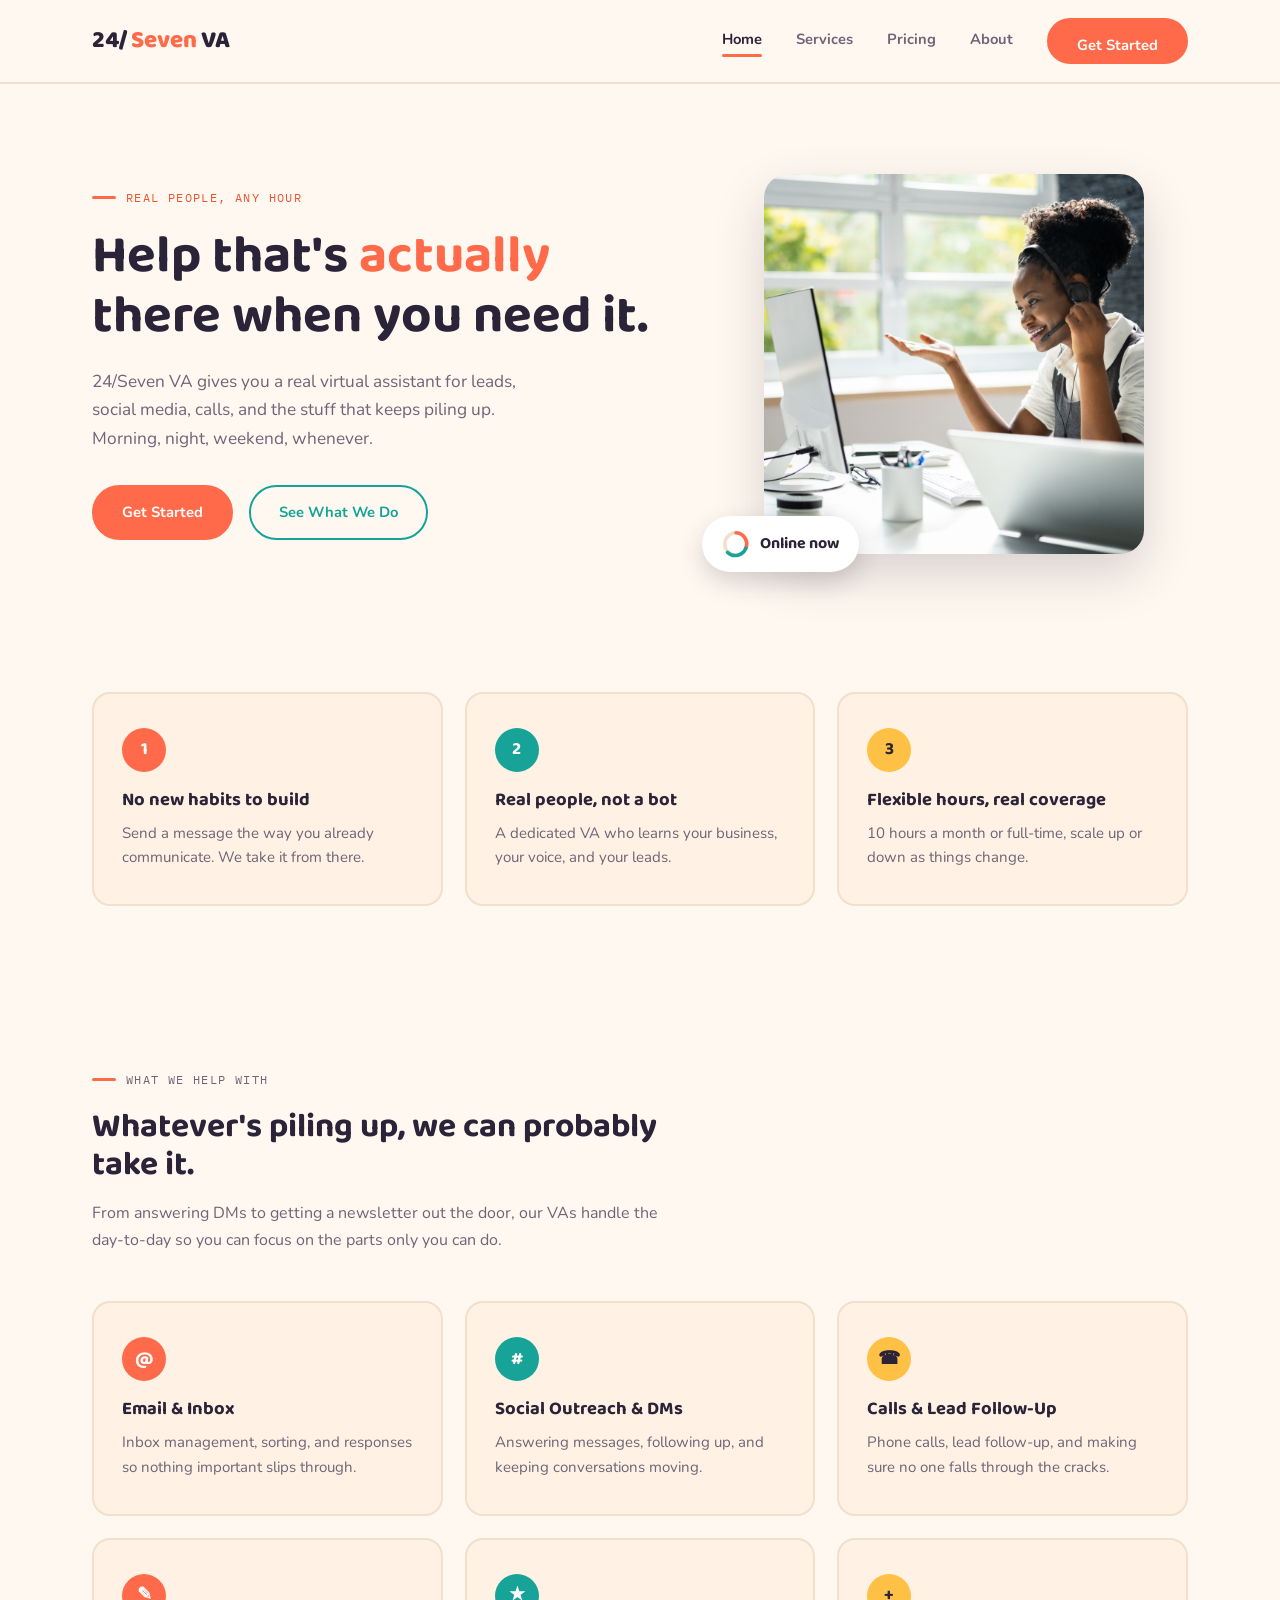
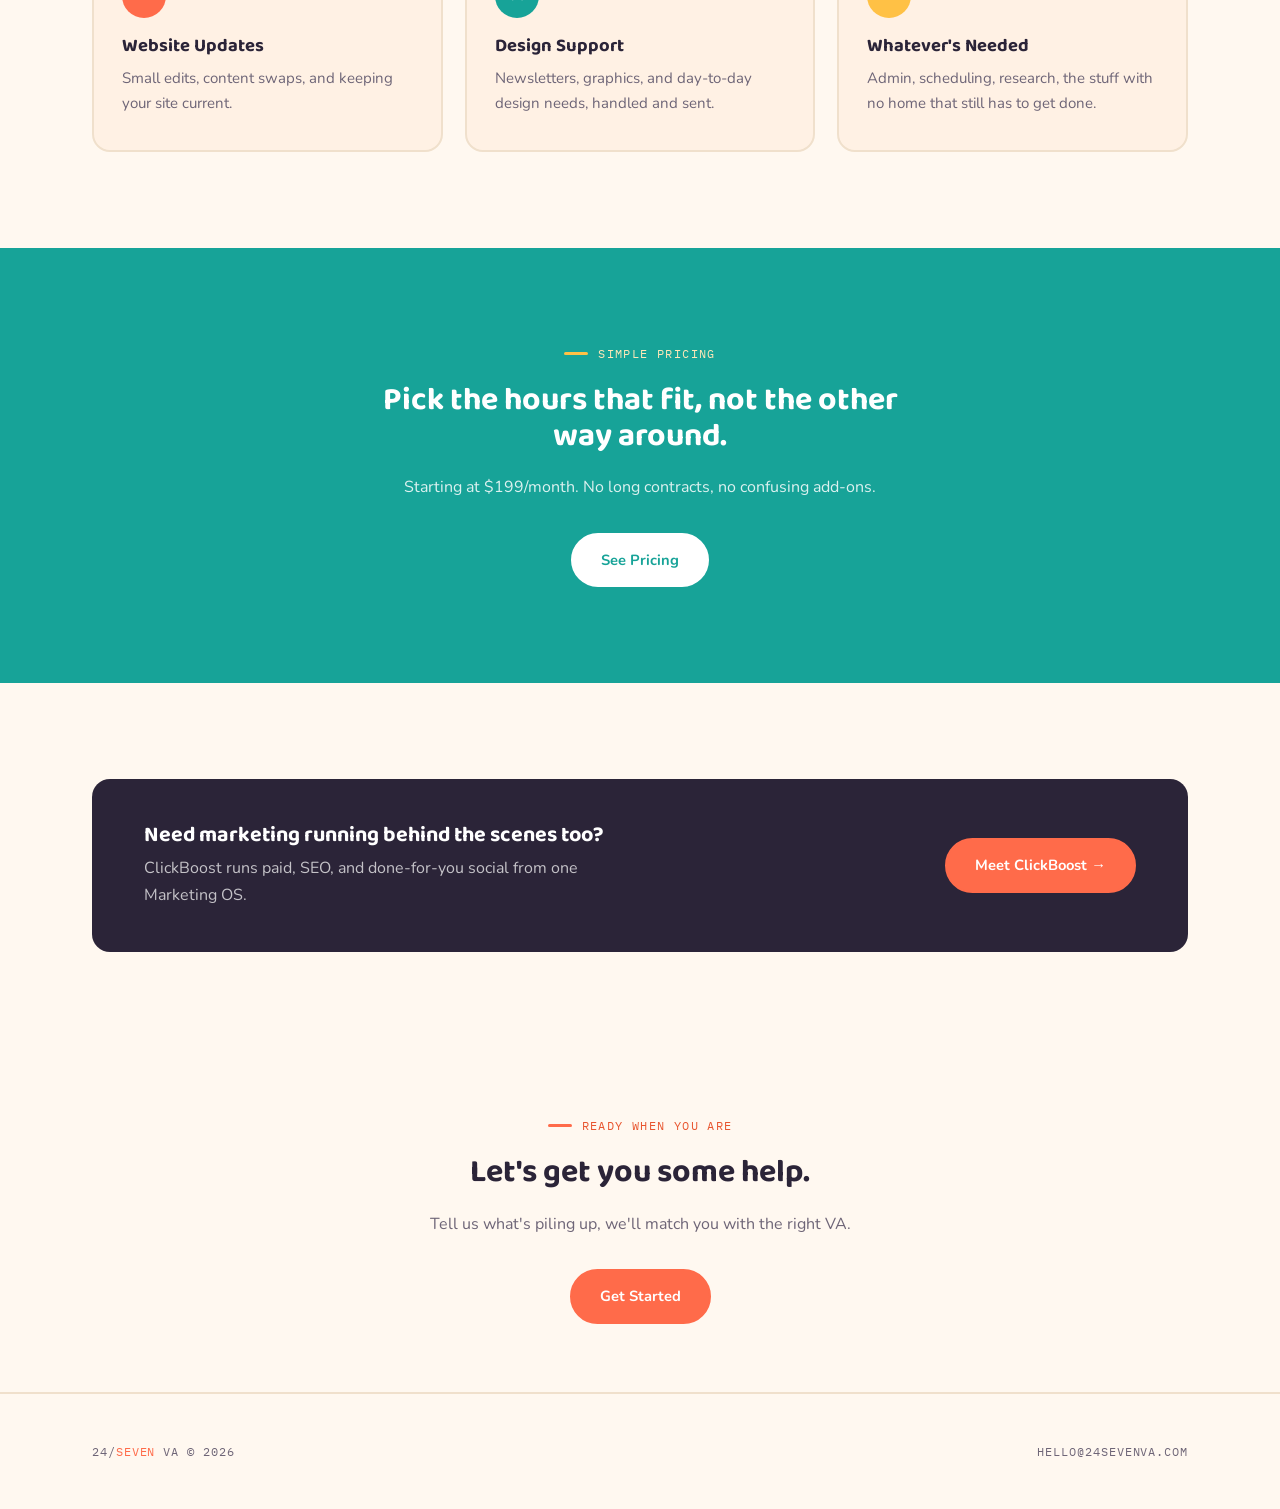
<file: index.html>
<!DOCTYPE html>
<html lang="en">
<head>
<meta charset="UTF-8">
<meta name="viewport" content="width=device-width, initial-scale=1.0">
<title>24/Seven VA | Real Support, Any Hour</title>
<meta name="description" content="24/Seven VA gives you real virtual assistants for leads, social media, calls, and the day-to-day, any time you need them.">
<link rel="stylesheet" href="style.css">
</head>
<body>

<header class="site">
  <nav class="nav wrap">
    <a href="index.html" class="logo">24/<span class="seven">Seven</span> VA</a>
    <div class="nav-links">
      <a href="index.html" class="active">Home</a>
      <a href="services.html">Services</a>
      <a href="pricing.html">Pricing</a>
      <a href="about.html">About</a>
      <a href="contact.html" class="btn solid">Get Started</a>
    </div>
    <button class="mobile-toggle">&#9776;</button>
  </nav>
</header>

<section class="hero">
  <div class="wrap hero-grid">
    <div>
      <p class="eyebrow">Real people, any hour</p>
      <h1>Help that's <span class="accent">actually</span> there when you need it.</h1>
      <p class="lede">24/Seven VA gives you a real virtual assistant for leads, social media, calls, and the stuff that keeps piling up. Morning, night, weekend, whenever.</p>
      <div class="hero-actions">
        <a href="contact.html" class="btn solid">Get Started</a>
        <a href="services.html" class="btn teal">See What We Do</a>
      </div>
    </div>
    <div class="hero-visual" style="position:relative;">
      <img src="va-hero-woman.png" alt="A 24/Seven VA on a call" style="border-radius: 24px; box-shadow: 0 20px 50px rgba(43,36,56,0.18); max-width: 380px;">
      <div style="position:absolute; bottom:-18px; left:-18px; background:#fff; border-radius:999px; padding:14px 20px; box-shadow:0 10px 24px rgba(43,36,56,0.18); display:flex; align-items:center; gap:10px;">
        <svg width="28" height="28" viewBox="0 0 40 40">
          <circle cx="20" cy="20" r="16" fill="none" stroke="#F0E0CC" stroke-width="5"/>
          <path d="M 20 4 A 16 16 0 0 1 34 26" fill="none" stroke="#FF6B4A" stroke-width="5" stroke-linecap="round"/>
          <path d="M 34 26 A 16 16 0 0 1 8 32" fill="none" stroke="#17A398" stroke-width="5" stroke-linecap="round"/>
        </svg>
        <span style="font-family:'Baloo 2',sans-serif; font-weight:700; color:var(--ink);">Online now</span>
      </div>
    </div>
  </div>
</section>

<section class="section-pad tight">
  <div class="wrap">
    <div class="grid-3">
      <div class="card">
        <div class="icon-dot">1</div>
        <h3>No new habits to build</h3>
        <p>Send a message the way you already communicate. We take it from there.</p>
      </div>
      <div class="card">
        <div class="icon-dot">2</div>
        <h3>Real people, not a bot</h3>
        <p>A dedicated VA who learns your business, your voice, and your leads.</p>
      </div>
      <div class="card">
        <div class="icon-dot">3</div>
        <h3>Flexible hours, real coverage</h3>
        <p>10 hours a month or full-time, scale up or down as things change.</p>
      </div>
    </div>
  </div>
</section>

<section class="section-pad">
  <div class="wrap">
    <div class="section-head">
      <p class="eyebrow">What we help with</p>
      <h2>Whatever's piling up, we can probably take it.</h2>
      <p>From answering DMs to getting a newsletter out the door, our VAs handle the day-to-day so you can focus on the parts only you can do.</p>
    </div>
    <div class="grid-3">
      <div class="card">
        <div class="icon-dot">@</div>
        <h3>Email &amp; Inbox</h3>
        <p>Inbox management, sorting, and responses so nothing important slips through.</p>
      </div>
      <div class="card">
        <div class="icon-dot">#</div>
        <h3>Social Outreach &amp; DMs</h3>
        <p>Answering messages, following up, and keeping conversations moving.</p>
      </div>
      <div class="card">
        <div class="icon-dot">&#9742;</div>
        <h3>Calls &amp; Lead Follow-Up</h3>
        <p>Phone calls, lead follow-up, and making sure no one falls through the cracks.</p>
      </div>
      <div class="card">
        <div class="icon-dot">&#9998;</div>
        <h3>Website Updates</h3>
        <p>Small edits, content swaps, and keeping your site current.</p>
      </div>
      <div class="card">
        <div class="icon-dot">&#9733;</div>
        <h3>Design Support</h3>
        <p>Newsletters, graphics, and day-to-day design needs, handled and sent.</p>
      </div>
      <div class="card">
        <div class="icon-dot">+</div>
        <h3>Whatever's Needed</h3>
        <p>Admin, scheduling, research, the stuff with no home that still has to get done.</p>
      </div>
    </div>
  </div>
</section>

<section class="section-pad panel-teal">
  <div class="wrap center" style="max-width: 640px; margin: 0 auto;">
    <p class="eyebrow" style="justify-content:center;">Simple pricing</p>
    <h2 style="font-size: 2rem; margin-bottom: 20px;">Pick the hours that fit, not the other way around.</h2>
    <p style="margin-bottom: 32px;">Starting at $199/month. No long contracts, no confusing add-ons.</p>
    <a href="pricing.html" class="btn solid" style="background:#fff; color:var(--teal); border-color:#fff;">See Pricing</a>
  </div>
</section>

<section class="section-pad">
  <div class="wrap">
    <div class="cb-band">
      <div>
        <h3>Need marketing running behind the scenes too?</h3>
        <p>ClickBoost runs paid, SEO, and done-for-you social from one Marketing OS.</p>
      </div>
      <a href="#" class="btn solid">Meet ClickBoost &rarr;</a>
    </div>
  </div>
</section>

<section class="section-pad tight">
  <div class="wrap center" style="max-width: 600px; margin: 0 auto;">
    <p class="eyebrow" style="justify-content:center;">Ready when you are</p>
    <h2 style="font-size: 2rem; margin-bottom: 20px;">Let's get you some help.</h2>
    <p style="color: var(--ink-dim); margin-bottom: 32px;">Tell us what's piling up, we'll match you with the right VA.</p>
    <a href="contact.html" class="btn solid">Get Started</a>
  </div>
</section>

<footer class="site">
  <div class="wrap footer-row">
    <span class="mono">24/<span>Seven</span> VA &copy; 2026</span>
    <span class="mono">hello@24sevenva.com</span>
  </div>
</footer>

</body>
</html>
</file>
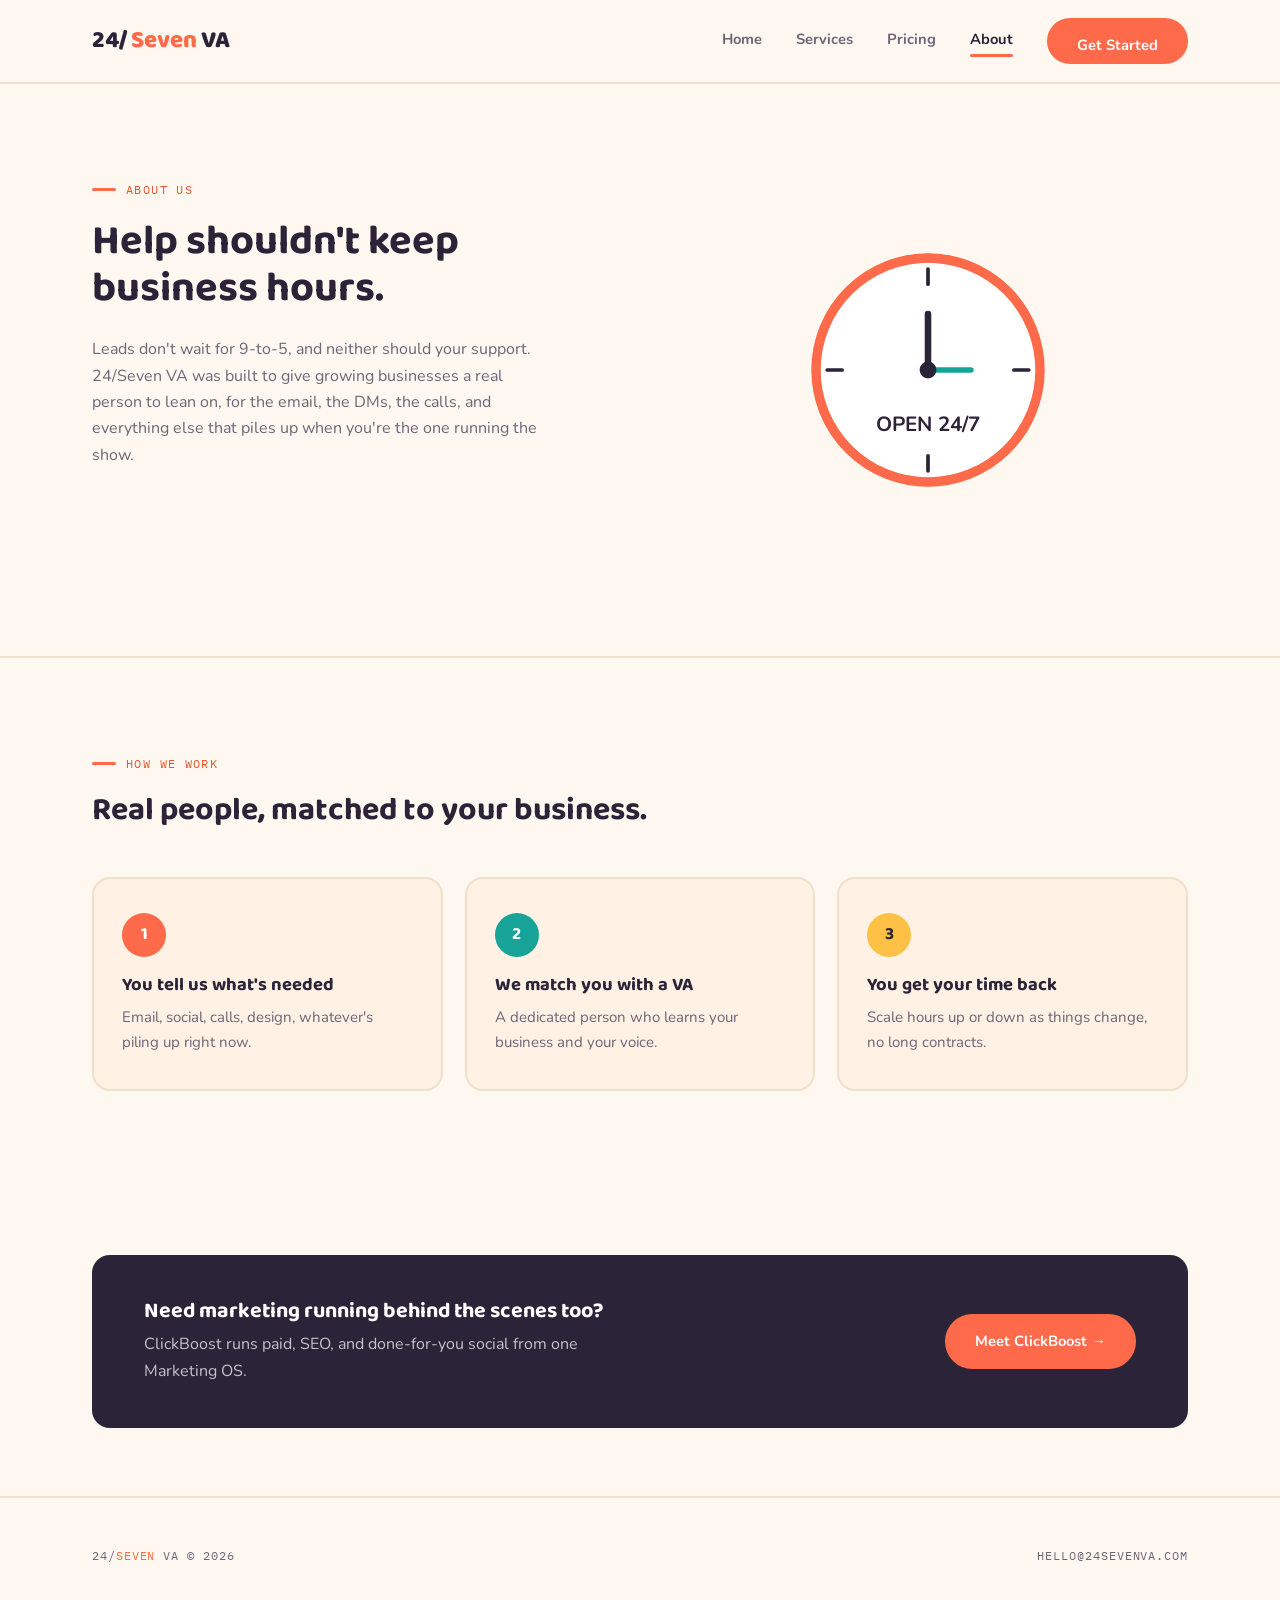
<file: about.html>
<!DOCTYPE html>
<html lang="en">
<head>
<meta charset="UTF-8">
<meta name="viewport" content="width=device-width, initial-scale=1.0">
<title>About | 24/Seven VA</title>
<meta name="description" content="24/Seven VA gives growing businesses real support, any hour.">
<link rel="stylesheet" href="style.css">
</head>
<body>

<header class="site">
  <nav class="nav wrap">
    <a href="index.html" class="logo">24/<span class="seven">Seven</span> VA</a>
    <div class="nav-links">
      <a href="index.html">Home</a>
      <a href="services.html">Services</a>
      <a href="pricing.html">Pricing</a>
      <a href="about.html" class="active">About</a>
      <a href="contact.html" class="btn solid">Get Started</a>
    </div>
    <button class="mobile-toggle">&#9776;</button>
  </nav>
</header>

<section class="section-pad">
  <div class="wrap grid-2">
    <div>
      <p class="eyebrow">About Us</p>
      <h1 style="font-size: 2.6rem; margin-bottom: 24px;">Help shouldn't keep business hours.</h1>
      <p style="color: var(--ink-dim); max-width: 460px;">Leads don't wait for 9-to-5, and neither should your support. 24/Seven VA was built to give growing businesses a real person to lean on, for the email, the DMs, the calls, and everything else that piles up when you're the one running the show.</p>
    </div>
    <div class="hero-visual">
      <svg viewBox="0 0 300 300" width="100%" height="100%" style="max-width:280px;">
        <circle cx="150" cy="150" r="120" fill="#fff" stroke="#F0E0CC" stroke-width="10"/>
        <circle cx="150" cy="150" r="120" fill="none" stroke="#FF6B4A" stroke-width="10" stroke-dasharray="754" stroke-dashoffset="0"/>
        <!-- hour ticks -->
        <line x1="150" y1="42" x2="150" y2="58" stroke="#2B2438" stroke-width="4" stroke-linecap="round"/>
        <line x1="150" y1="242" x2="150" y2="258" stroke="#2B2438" stroke-width="4" stroke-linecap="round"/>
        <line x1="42" y1="150" x2="58" y2="150" stroke="#2B2438" stroke-width="4" stroke-linecap="round"/>
        <line x1="242" y1="150" x2="258" y2="150" stroke="#2B2438" stroke-width="4" stroke-linecap="round"/>
        <!-- clock hands -->
        <line x1="150" y1="150" x2="150" y2="90" stroke="#2B2438" stroke-width="7" stroke-linecap="round"/>
        <line x1="150" y1="150" x2="196" y2="150" stroke="#17A398" stroke-width="6" stroke-linecap="round"/>
        <circle cx="150" cy="150" r="9" fill="#2B2438"/>
        <text x="150" y="215" text-anchor="middle" font-family="Baloo 2, sans-serif" font-weight="700" font-size="22" fill="#2B2438">OPEN 24/7</text>
      </svg>
    </div>
  </div>
</section>

<hr style="border:none; border-top:2px solid var(--line);">

<section class="section-pad">
  <div class="wrap">
    <p class="eyebrow">How we work</p>
    <h2 style="font-size: 2rem; margin-bottom: 48px; max-width: 600px;">Real people, matched to your business.</h2>
    <div class="grid-3">
      <div class="card">
        <div class="icon-dot">1</div>
        <h3>You tell us what's needed</h3>
        <p>Email, social, calls, design, whatever's piling up right now.</p>
      </div>
      <div class="card">
        <div class="icon-dot">2</div>
        <h3>We match you with a VA</h3>
        <p>A dedicated person who learns your business and your voice.</p>
      </div>
      <div class="card">
        <div class="icon-dot">3</div>
        <h3>You get your time back</h3>
        <p>Scale hours up or down as things change, no long contracts.</p>
      </div>
    </div>
  </div>
</section>

<section class="section-pad tight">
  <div class="wrap">
    <div class="cb-band">
      <div>
        <h3>Need marketing running behind the scenes too?</h3>
        <p>ClickBoost runs paid, SEO, and done-for-you social from one Marketing OS.</p>
      </div>
      <a href="#" class="btn solid">Meet ClickBoost &rarr;</a>
    </div>
  </div>
</section>

<footer class="site">
  <div class="wrap footer-row">
    <span class="mono">24/<span>Seven</span> VA &copy; 2026</span>
    <span class="mono">hello@24sevenva.com</span>
  </div>
</footer>

</body>
</html>
</file>
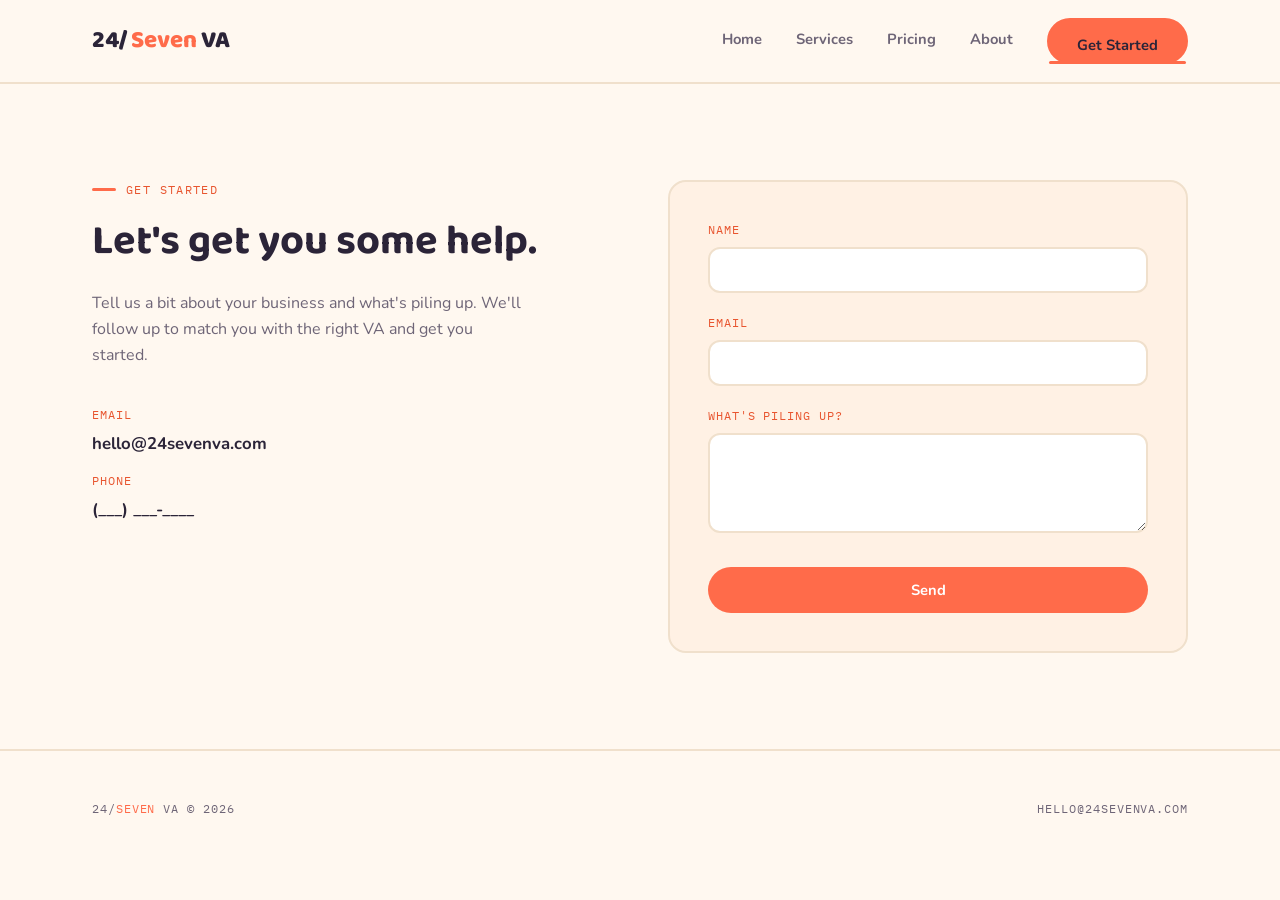
<file: contact.html>
<!DOCTYPE html>
<html lang="en">
<head>
<meta charset="UTF-8">
<meta name="viewport" content="width=device-width, initial-scale=1.0">
<title>Get Started | 24/Seven VA</title>
<meta name="description" content="Tell 24/Seven VA what's piling up, we'll match you with the right VA.">
<link rel="stylesheet" href="style.css">
</head>
<body>

<header class="site">
  <nav class="nav wrap">
    <a href="index.html" class="logo">24/<span class="seven">Seven</span> VA</a>
    <div class="nav-links">
      <a href="index.html">Home</a>
      <a href="services.html">Services</a>
      <a href="pricing.html">Pricing</a>
      <a href="about.html">About</a>
      <a href="contact.html" class="btn solid active">Get Started</a>
    </div>
    <button class="mobile-toggle">&#9776;</button>
  </nav>
</header>

<section class="section-pad">
  <div class="wrap grid-2">
    <div>
      <p class="eyebrow">Get Started</p>
      <h1 style="font-size: 2.6rem; margin-bottom: 24px;">Let's get you some help.</h1>
      <p style="color: var(--ink-dim); max-width: 440px; margin-bottom: 36px;">Tell us a bit about your business and what's piling up. We'll follow up to match you with the right VA and get you started.</p>

      <div style="margin-bottom: 14px;">
        <span class="mono" style="display:block; margin-bottom:6px;">Email</span>
        <a href="mailto:hello@24sevenva.com" style="font-size:1.05rem; font-weight:700;">hello@24sevenva.com</a>
      </div>
      <div>
        <span class="mono" style="display:block; margin-bottom:6px;">Phone</span>
        <a href="tel:+10000000000" style="font-size:1.05rem; font-weight:700;">(___) ___-____</a>
      </div>
    </div>

    <form style="background: var(--panel); border: 2px solid var(--line); padding: 38px; border-radius: var(--radius);">
      <div style="margin-bottom: 20px;">
        <label class="mono" style="display:block; margin-bottom:8px;" for="name">Name</label>
        <input id="name" type="text" style="width:100%; background:#fff; border: 2px solid var(--line); color: var(--ink); padding: 12px 14px; border-radius: 12px; font-family: 'Nunito', sans-serif;">
      </div>
      <div style="margin-bottom: 20px;">
        <label class="mono" style="display:block; margin-bottom:8px;" for="email">Email</label>
        <input id="email" type="email" style="width:100%; background:#fff; border: 2px solid var(--line); color: var(--ink); padding: 12px 14px; border-radius: 12px; font-family: 'Nunito', sans-serif;">
      </div>
      <div style="margin-bottom: 26px;">
        <label class="mono" style="display:block; margin-bottom:8px;" for="message">What's piling up?</label>
        <textarea id="message" rows="4" style="width:100%; background:#fff; border: 2px solid var(--line); color: var(--ink); padding: 12px 14px; border-radius: 12px; font-family: 'Nunito', sans-serif; resize: vertical;"></textarea>
      </div>
      <button type="submit" class="btn solid" style="width:100%; border:none; cursor:pointer;">Send</button>
    </form>
  </div>
</section>

<footer class="site">
  <div class="wrap footer-row">
    <span class="mono">24/<span>Seven</span> VA &copy; 2026</span>
    <span class="mono">hello@24sevenva.com</span>
  </div>
</footer>

</body>
</html>
</file>
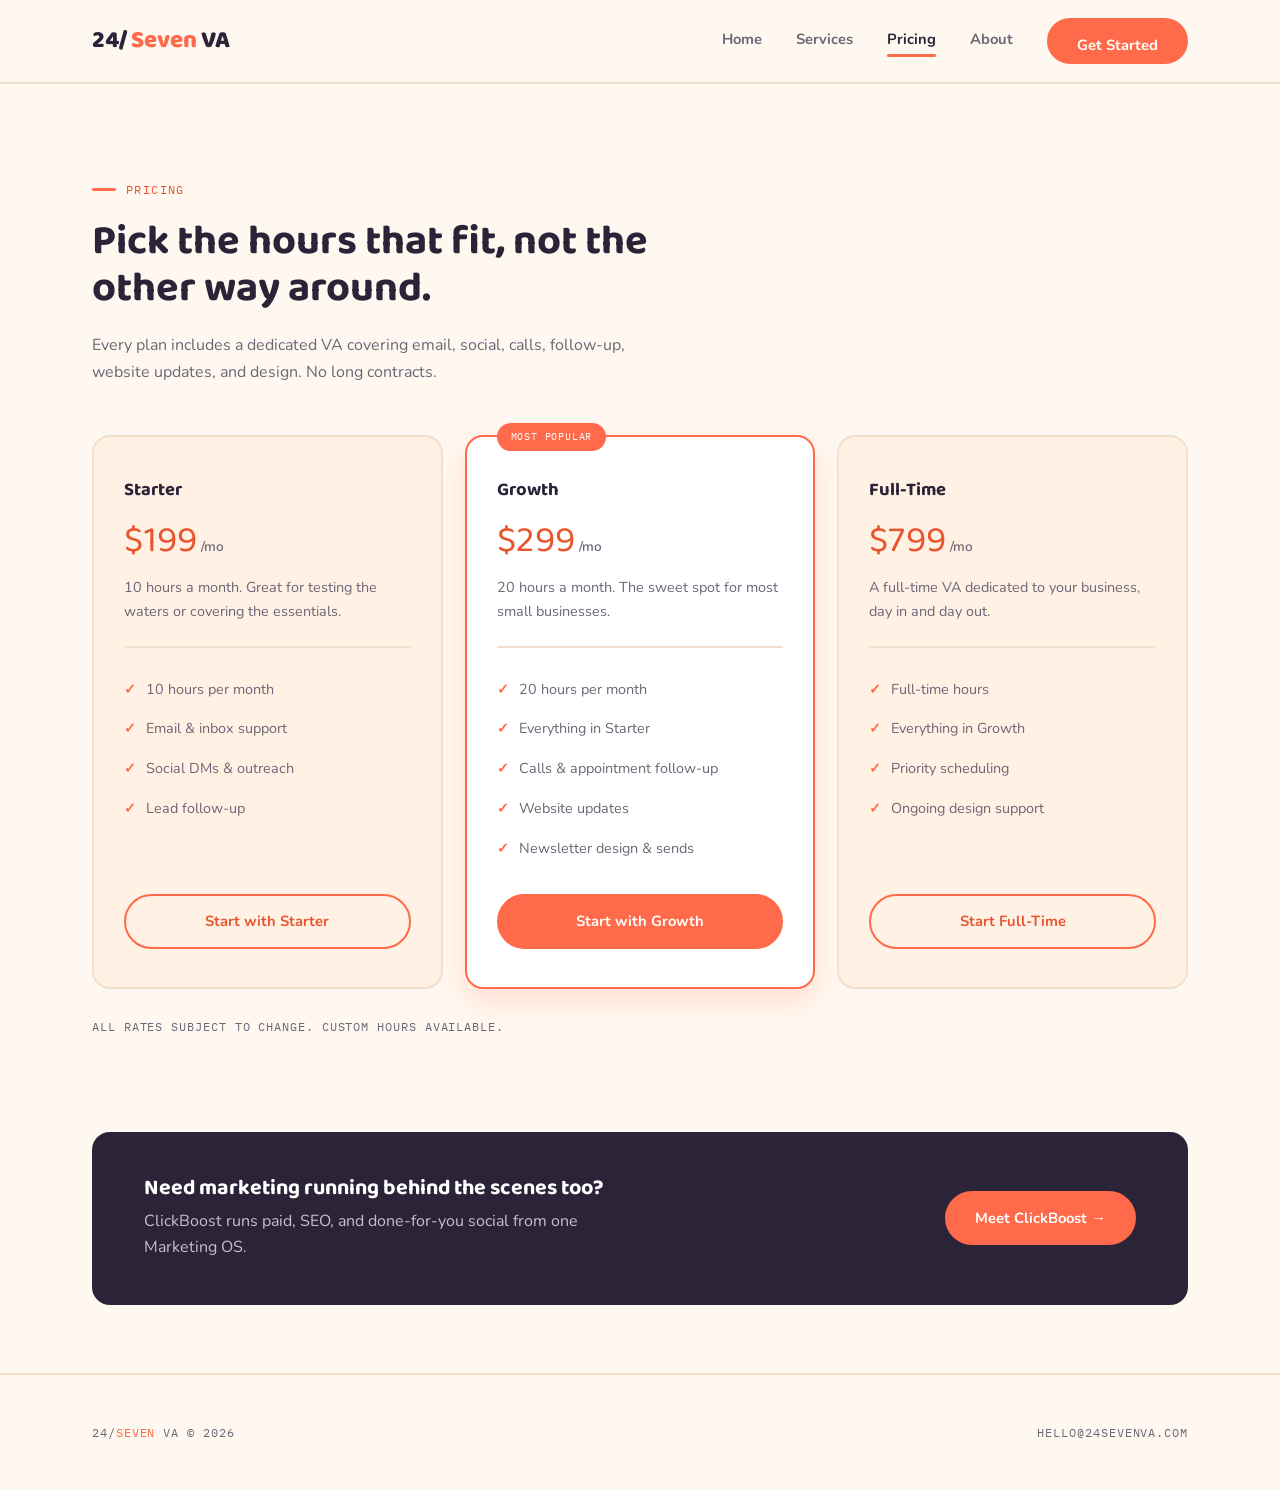
<file: pricing.html>
<!DOCTYPE html>
<html lang="en">
<head>
<meta charset="UTF-8">
<meta name="viewport" content="width=device-width, initial-scale=1.0">
<title>Pricing | 24/Seven VA</title>
<meta name="description" content="Simple, flexible pricing for 24/Seven VA. Starting at $199/month.">
<link rel="stylesheet" href="style.css">
</head>
<body>

<header class="site">
  <nav class="nav wrap">
    <a href="index.html" class="logo">24/<span class="seven">Seven</span> VA</a>
    <div class="nav-links">
      <a href="index.html">Home</a>
      <a href="services.html">Services</a>
      <a href="pricing.html" class="active">Pricing</a>
      <a href="about.html">About</a>
      <a href="contact.html" class="btn solid">Get Started</a>
    </div>
    <button class="mobile-toggle">&#9776;</button>
  </nav>
</header>

<section class="section-pad" style="padding-bottom: 50px;">
  <div class="wrap">
    <p class="eyebrow">Pricing</p>
    <h1 style="font-size: 2.6rem; margin-bottom: 20px; max-width: 640px;">Pick the hours that fit, not the other way around.</h1>
    <p style="color: var(--ink-dim); max-width: 540px;">Every plan includes a dedicated VA covering email, social, calls, follow-up, website updates, and design. No long contracts.</p>
  </div>
</section>

<section class="section-pad" style="padding-top: 0;">
  <div class="wrap">
    <div class="grid-3">

      <div class="price-card">
        <span class="price-name">Starter</span>
        <div class="price-value">$199<span> /mo</span></div>
        <p class="price-desc">10 hours a month. Great for testing the waters or covering the essentials.</p>
        <ul class="price-features">
          <li>10 hours per month</li>
          <li>Email &amp; inbox support</li>
          <li>Social DMs &amp; outreach</li>
          <li>Lead follow-up</li>
        </ul>
        <a href="contact.html" class="btn" style="text-align:center;">Start with Starter</a>
      </div>

      <div class="price-card recommended">
        <span class="price-name">Growth</span>
        <div class="price-value">$299<span> /mo</span></div>
        <p class="price-desc">20 hours a month. The sweet spot for most small businesses.</p>
        <ul class="price-features">
          <li>20 hours per month</li>
          <li>Everything in Starter</li>
          <li>Calls &amp; appointment follow-up</li>
          <li>Website updates</li>
          <li>Newsletter design &amp; sends</li>
        </ul>
        <a href="contact.html" class="btn solid" style="text-align:center;">Start with Growth</a>
      </div>

      <div class="price-card">
        <span class="price-name">Full-Time</span>
        <div class="price-value">$799<span> /mo</span></div>
        <p class="price-desc">A full-time VA dedicated to your business, day in and day out.</p>
        <ul class="price-features">
          <li>Full-time hours</li>
          <li>Everything in Growth</li>
          <li>Priority scheduling</li>
          <li>Ongoing design support</li>
        </ul>
        <a href="contact.html" class="btn" style="text-align:center;">Start Full-Time</a>
      </div>

    </div>
    <p class="mono" style="margin-top: 28px; color: var(--ink-dim);">All rates subject to change. Custom hours available.</p>
  </div>
</section>

<section class="section-pad tight" style="padding-top:0;">
  <div class="wrap">
    <div class="cb-band">
      <div>
        <h3>Need marketing running behind the scenes too?</h3>
        <p>ClickBoost runs paid, SEO, and done-for-you social from one Marketing OS.</p>
      </div>
      <a href="#" class="btn solid">Meet ClickBoost &rarr;</a>
    </div>
  </div>
</section>

<footer class="site">
  <div class="wrap footer-row">
    <span class="mono">24/<span>Seven</span> VA &copy; 2026</span>
    <span class="mono">hello@24sevenva.com</span>
  </div>
</footer>

</body>
</html>
</file>
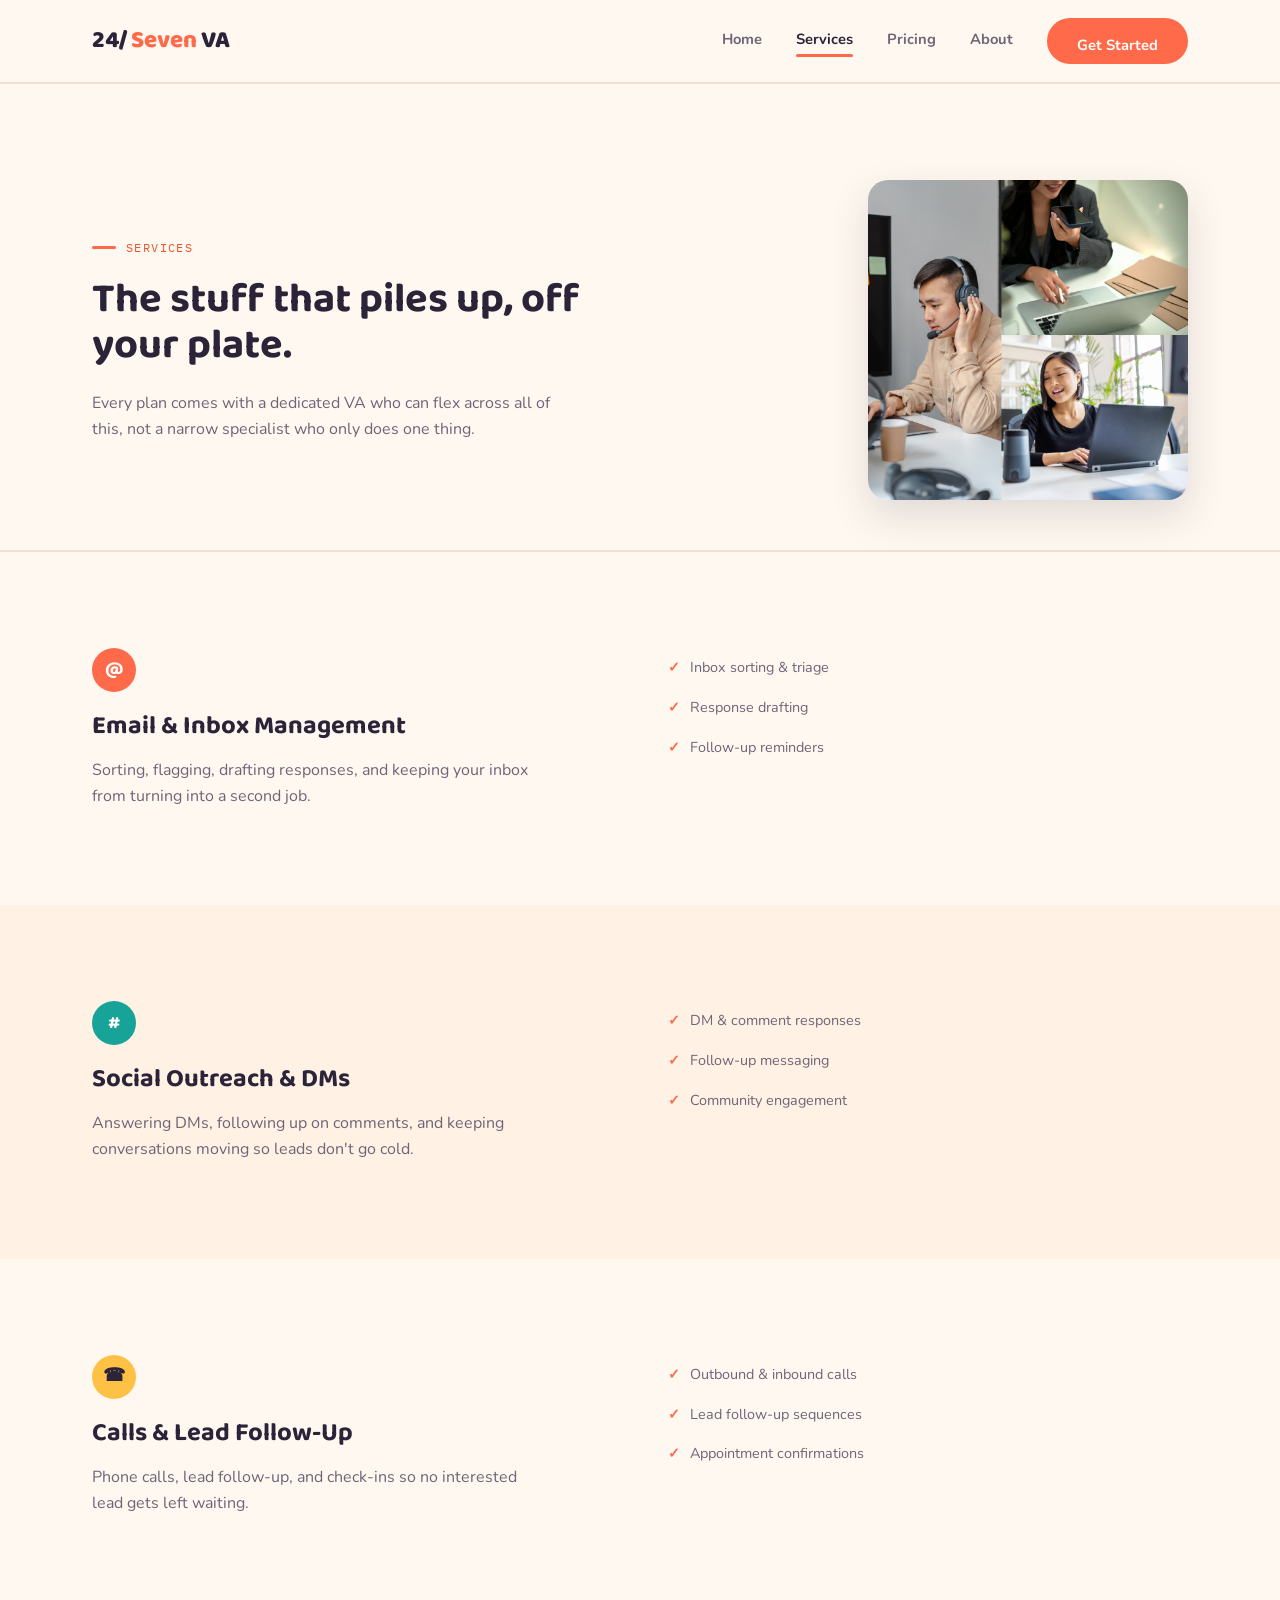
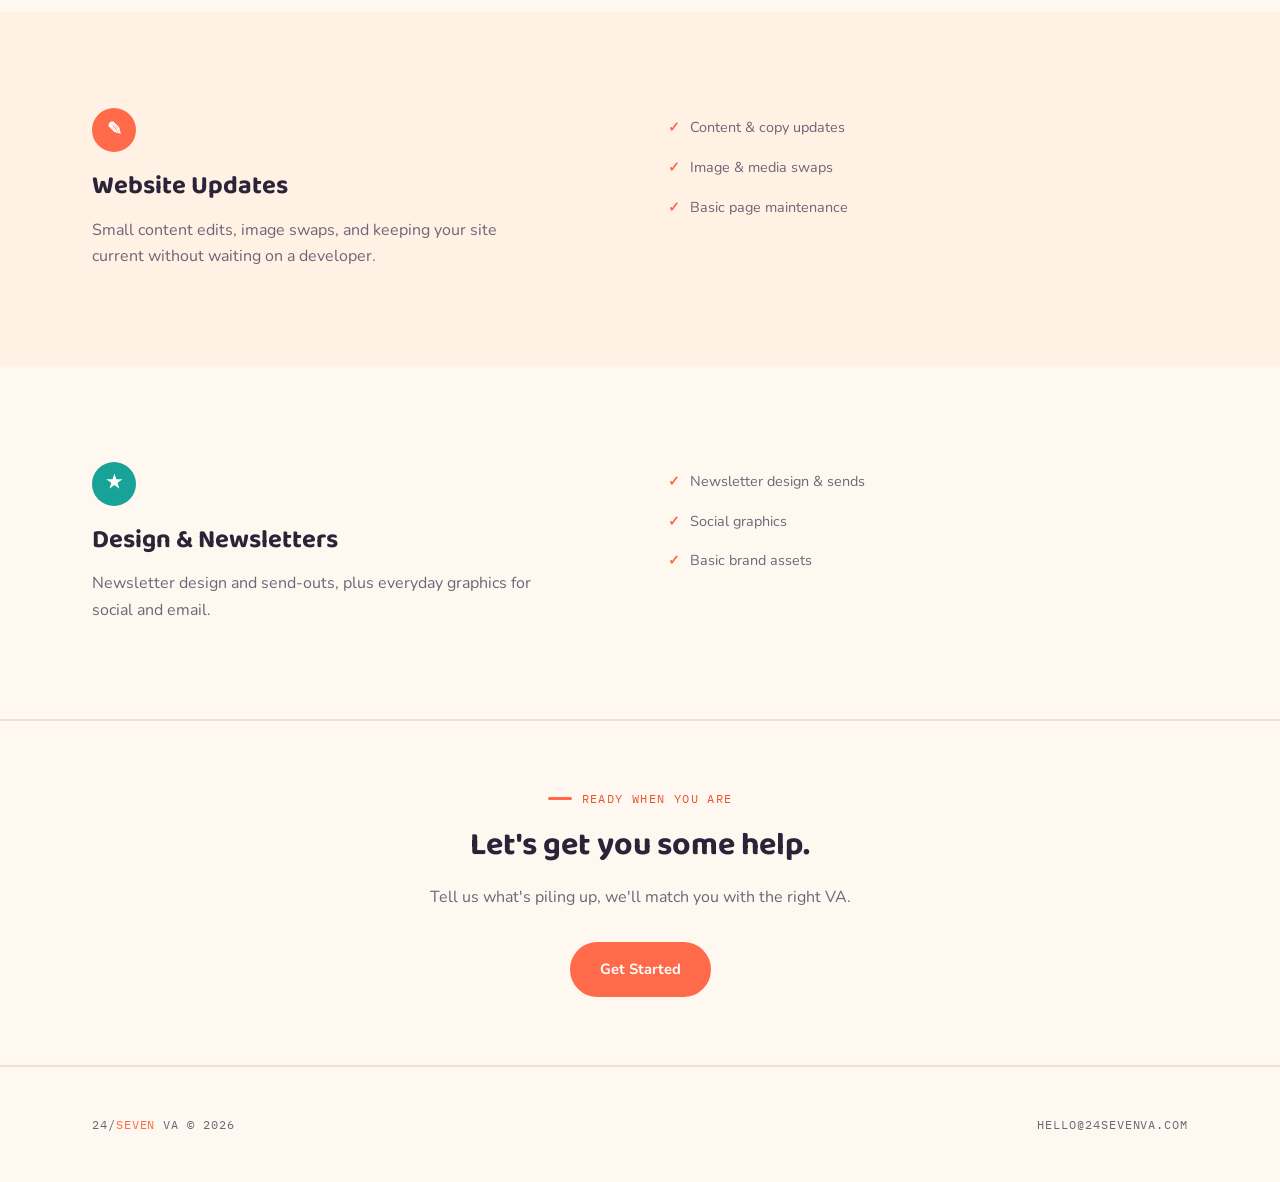
<file: services.html>
<!DOCTYPE html>
<html lang="en">
<head>
<meta charset="UTF-8">
<meta name="viewport" content="width=device-width, initial-scale=1.0">
<title>Services | 24/Seven VA</title>
<meta name="description" content="Email, social outreach, calls, lead follow-up, website updates, and design support, handled by a real VA.">
<link rel="stylesheet" href="style.css">
</head>
<body>

<header class="site">
  <nav class="nav wrap">
    <a href="index.html" class="logo">24/<span class="seven">Seven</span> VA</a>
    <div class="nav-links">
      <a href="index.html">Home</a>
      <a href="services.html" class="active">Services</a>
      <a href="pricing.html">Pricing</a>
      <a href="about.html">About</a>
      <a href="contact.html" class="btn solid">Get Started</a>
    </div>
    <button class="mobile-toggle">&#9776;</button>
  </nav>
</header>

<section class="section-pad" style="padding-bottom: 50px;">
  <div class="wrap grid-2" style="align-items:center;">
    <div>
      <p class="eyebrow">Services</p>
      <h1 style="font-size: 2.6rem; margin-bottom: 20px;">The stuff that piles up, off your plate.</h1>
      <p style="color: var(--ink-dim); max-width: 460px;">Every plan comes with a dedicated VA who can flex across all of this, not a narrow specialist who only does one thing.</p>
    </div>
    <img src="collage-3up.png" alt="24/Seven VA team handling calls, outreach, and follow-up" style="border-radius: 20px; width: 100%; max-width: 320px; justify-self: end; box-shadow: 0 16px 40px rgba(43,36,56,0.14);">
  </div>
</section>

<hr style="border:none; border-top:2px solid var(--line);">

<section class="section-pad">
  <div class="wrap grid-2">
    <div>
      <div class="icon-dot" style="margin-bottom:20px;">@</div>
      <h2 style="font-size: 1.6rem; margin-bottom: 16px;">Email &amp; Inbox Management</h2>
      <p style="color: var(--ink-dim); max-width: 440px;">Sorting, flagging, drafting responses, and keeping your inbox from turning into a second job.</p>
    </div>
    <ul class="price-features" style="margin-bottom:0;">
      <li>Inbox sorting &amp; triage</li>
      <li>Response drafting</li>
      <li>Follow-up reminders</li>
    </ul>
  </div>
</section>

<section class="section-pad" style="background: var(--panel);">
  <div class="wrap grid-2">
    <div>
      <div class="icon-dot" style="margin-bottom:20px; background: var(--teal);">#</div>
      <h2 style="font-size: 1.6rem; margin-bottom: 16px;">Social Outreach &amp; DMs</h2>
      <p style="color: var(--ink-dim); max-width: 440px;">Answering DMs, following up on comments, and keeping conversations moving so leads don't go cold.</p>
    </div>
    <ul class="price-features" style="margin-bottom:0;">
      <li>DM &amp; comment responses</li>
      <li>Follow-up messaging</li>
      <li>Community engagement</li>
    </ul>
  </div>
</section>

<section class="section-pad">
  <div class="wrap grid-2">
    <div>
      <div class="icon-dot" style="margin-bottom:20px; background: var(--yellow); color: var(--ink);">&#9742;</div>
      <h2 style="font-size: 1.6rem; margin-bottom: 16px;">Calls &amp; Lead Follow-Up</h2>
      <p style="color: var(--ink-dim); max-width: 440px;">Phone calls, lead follow-up, and check-ins so no interested lead gets left waiting.</p>
    </div>
    <ul class="price-features" style="margin-bottom:0;">
      <li>Outbound &amp; inbound calls</li>
      <li>Lead follow-up sequences</li>
      <li>Appointment confirmations</li>
    </ul>
  </div>
</section>

<section class="section-pad" style="background: var(--panel);">
  <div class="wrap grid-2">
    <div>
      <div class="icon-dot" style="margin-bottom:20px;">&#9998;</div>
      <h2 style="font-size: 1.6rem; margin-bottom: 16px;">Website Updates</h2>
      <p style="color: var(--ink-dim); max-width: 440px;">Small content edits, image swaps, and keeping your site current without waiting on a developer.</p>
    </div>
    <ul class="price-features" style="margin-bottom:0;">
      <li>Content &amp; copy updates</li>
      <li>Image &amp; media swaps</li>
      <li>Basic page maintenance</li>
    </ul>
  </div>
</section>

<section class="section-pad">
  <div class="wrap grid-2">
    <div>
      <div class="icon-dot" style="margin-bottom:20px; background: var(--teal);">&#9733;</div>
      <h2 style="font-size: 1.6rem; margin-bottom: 16px;">Design &amp; Newsletters</h2>
      <p style="color: var(--ink-dim); max-width: 440px;">Newsletter design and send-outs, plus everyday graphics for social and email.</p>
    </div>
    <ul class="price-features" style="margin-bottom:0;">
      <li>Newsletter design &amp; sends</li>
      <li>Social graphics</li>
      <li>Basic brand assets</li>
    </ul>
  </div>
</section>

<hr style="border:none; border-top:2px solid var(--line);">

<section class="section-pad tight">
  <div class="wrap center" style="max-width: 600px; margin: 0 auto;">
    <p class="eyebrow" style="justify-content:center;">Ready when you are</p>
    <h2 style="font-size: 2rem; margin-bottom: 20px;">Let's get you some help.</h2>
    <p style="color: var(--ink-dim); margin-bottom: 32px;">Tell us what's piling up, we'll match you with the right VA.</p>
    <a href="contact.html" class="btn solid">Get Started</a>
  </div>
</section>

<footer class="site">
  <div class="wrap footer-row">
    <span class="mono">24/<span>Seven</span> VA &copy; 2026</span>
    <span class="mono">hello@24sevenva.com</span>
  </div>
</footer>

</body>
</html>
</file>
<file: style.css>
/* 24/SEVEN VA — design tokens
   cream   #FFF8F0
   coral   #FF6B4A
   yellow  #FFC145
   teal    #17A398
   ink     #2B2438
   ink-dim #6E6577
   line    #F0E4D8
*/

@import url('https://fonts.googleapis.com/css2?family=Baloo+2:wght@500;600;700;800&family=Nunito:wght@400;500;600;700&family=IBM+Plex+Mono:wght@500&display=swap');

:root {
  --cream: #FFF8F0;
  --panel: #FFF1E4;
  --coral: #FF6B4A;
  --coral-dark: #E8552F;
  --yellow: #FFC145;
  --teal: #17A398;
  --ink: #2B2438;
  --ink-dim: #6E6577;
  --line: #F0E0CC;
  --radius: 18px;
}

* { margin: 0; padding: 0; box-sizing: border-box; }
html { scroll-behavior: smooth; }

body {
  background: var(--cream);
  color: var(--ink);
  font-family: 'Nunito', sans-serif;
  line-height: 1.65;
  overflow-x: hidden;
}

h1, h2, h3, .display {
  font-family: 'Baloo 2', sans-serif;
  font-weight: 700;
  line-height: 1.12;
  color: var(--ink);
}

.mono {
  font-family: 'IBM Plex Mono', monospace;
  letter-spacing: 0.08em;
  text-transform: uppercase;
  font-size: 0.72rem;
  color: var(--coral-dark);
}

a { color: inherit; text-decoration: none; }
img { max-width: 100%; display: block; }

.wrap { max-width: 1160px; margin: 0 auto; padding: 0 32px; }

/* ---------- header ---------- */

header.site {
  position: sticky;
  top: 0;
  z-index: 100;
  background: rgba(255, 248, 240, 0.92);
  backdrop-filter: blur(8px);
  border-bottom: 2px solid var(--line);
}

.nav { display: flex; align-items: center; justify-content: space-between; height: 82px; }

.logo {
  font-family: 'Baloo 2', sans-serif;
  font-weight: 800;
  font-size: 1.5rem;
  display: flex;
  align-items: baseline;
  gap: 4px;
  color: var(--ink);
}
.logo .seven { color: var(--coral); }

.nav-links { display: flex; align-items: center; gap: 34px; }

.nav-links a {
  font-family: 'Nunito', sans-serif;
  font-weight: 700;
  font-size: 0.92rem;
  color: var(--ink-dim);
  transition: color 0.2s ease;
  position: relative;
  padding-bottom: 4px;
}
.nav-links a:hover, .nav-links a.active { color: var(--ink); }
.nav-links a.active::after {
  content: '';
  position: absolute;
  left: 0; right: 0; bottom: -2px;
  height: 3px;
  border-radius: 3px;
  background: var(--coral);
}

.btn {
  display: inline-block;
  font-family: 'Nunito', sans-serif;
  font-weight: 700;
  font-size: 0.92rem;
  padding: 13px 28px;
  border: 2px solid var(--coral);
  color: var(--coral-dark);
  border-radius: 999px;
  transition: all 0.2s ease;
  white-space: nowrap;
}
.btn:hover { background: var(--coral); color: #fff; }
.btn.solid { background: var(--coral); border-color: var(--coral); color: #fff; }
.btn.solid:hover { background: var(--coral-dark); border-color: var(--coral-dark); }
.btn.teal { border-color: var(--teal); color: var(--teal); }
.btn.teal:hover { background: var(--teal); color: #fff; }

.mobile-toggle { display: none; }

/* ---------- hero ---------- */

.hero { padding: 90px 0 70px; }
.hero-grid { display: grid; grid-template-columns: 1.1fr 0.9fr; gap: 56px; align-items: center; }

.hero h1 { font-size: 3.3rem; margin-bottom: 22px; }
.hero h1 .accent { color: var(--coral); }

.hero p.lede { color: var(--ink-dim); font-size: 1.08rem; max-width: 460px; margin-bottom: 32px; }

.hero-actions { display: flex; gap: 16px; flex-wrap: wrap; }

.hero-visual { display: flex; align-items: center; justify-content: center; min-height: 380px; }

/* ---------- sections ---------- */

section { position: relative; }
.section-pad { padding: 96px 0; }
.section-pad.tight { padding: 68px 0; }

.eyebrow {
  font-family: 'IBM Plex Mono', monospace;
  font-size: 0.72rem;
  letter-spacing: 0.12em;
  text-transform: uppercase;
  color: var(--coral-dark);
  display: flex;
  align-items: center;
  gap: 10px;
  margin-bottom: 20px;
}
.eyebrow::before { content: ''; width: 24px; height: 3px; border-radius: 3px; background: var(--coral); }

.section-head { max-width: 600px; margin-bottom: 48px; }
.section-head h2 { font-size: 2.1rem; margin-bottom: 16px; }
.section-head p { color: var(--ink-dim); }

.panel-teal { background: var(--teal); color: #fff; }
.panel-teal h2, .panel-teal h3 { color: #fff; }
.panel-teal .eyebrow { color: #FFE8B8; }
.panel-teal .eyebrow::before { background: var(--yellow); }
.panel-teal p { color: rgba(255,255,255,0.85); }

/* grids */

.grid-2 { display: grid; grid-template-columns: 1fr 1fr; gap: 56px; align-items: start; }
.grid-3 { display: grid; grid-template-columns: repeat(3, 1fr); gap: 22px; }

.card {
  background: var(--panel);
  border: 2px solid var(--line);
  border-radius: var(--radius);
  padding: 34px 28px;
}
.card.on-teal { background: rgba(255,255,255,0.1); border-color: rgba(255,255,255,0.25); }

.icon-dot {
  width: 44px; height: 44px;
  border-radius: 50%;
  background: var(--coral);
  color: #fff;
  display: flex;
  align-items: center;
  justify-content: center;
  font-family: 'Baloo 2', sans-serif;
  font-weight: 700;
  font-size: 1.1rem;
  margin-bottom: 18px;
}
.card:nth-child(3n+2) .icon-dot { background: var(--teal); }
.card:nth-child(3n) .icon-dot { background: var(--yellow); color: var(--ink); }

.card h3 { font-size: 1.15rem; margin-bottom: 10px; }
.card p { color: var(--ink-dim); font-size: 0.94rem; }
.panel-teal .card p { color: rgba(255,255,255,0.8); }

/* pricing */

.price-card {
  background: var(--panel);
  border: 2px solid var(--line);
  border-radius: var(--radius);
  padding: 38px 30px;
  display: flex;
  flex-direction: column;
  position: relative;
}
.price-card.recommended { background: #fff; border-color: var(--coral); box-shadow: 0 12px 28px rgba(255,107,74,0.18); }
.price-card.recommended::before {
  content: 'MOST POPULAR';
  position: absolute;
  top: -14px; left: 30px;
  font-family: 'IBM Plex Mono', monospace;
  font-size: 0.62rem;
  letter-spacing: 0.08em;
  background: var(--coral);
  color: #fff;
  padding: 6px 14px;
  border-radius: 999px;
}
.price-name { font-family: 'Baloo 2', sans-serif; font-weight: 700; font-size: 1.15rem; margin-bottom: 6px; }
.price-value { font-family: 'Baloo 2', sans-serif; font-size: 2.3rem; color: var(--coral-dark); margin-bottom: 4px; }
.price-value span { font-family: 'Nunito', sans-serif; font-size: 0.85rem; color: var(--ink-dim); font-weight: 600; }
.price-desc { color: var(--ink-dim); font-size: 0.9rem; margin-bottom: 22px; padding-bottom: 22px; border-bottom: 2px solid var(--line); }
.price-features { list-style: none; margin-bottom: 26px; flex-grow: 1; }
.price-features li { font-size: 0.9rem; color: var(--ink-dim); padding: 8px 0; display: flex; gap: 10px; }
.price-features li::before { content: '\2713'; color: var(--coral); font-weight: 700; flex-shrink: 0; }
.price-features li strong { color: var(--ink); font-weight: 700; }

/* cross-promo band */

.cb-band {
  background: var(--ink);
  color: #fff;
  border-radius: var(--radius);
  padding: 44px 52px;
  display: flex;
  align-items: center;
  justify-content: space-between;
  gap: 30px;
  flex-wrap: wrap;
}
.cb-band h3 { color: #fff; font-size: 1.35rem; margin-bottom: 8px; }
.cb-band p { color: rgba(255,255,255,0.72); max-width: 440px; }

/* footer */

footer.site { border-top: 2px solid var(--line); padding: 48px 0; }
.footer-row { display: flex; justify-content: space-between; align-items: center; flex-wrap: wrap; gap: 20px; }
.footer-row .mono { color: var(--ink-dim); }
.footer-row .mono span { color: var(--coral); }

.center { text-align: center; }

@media (max-width: 900px) {
  .nav-links { display: none; }
  .mobile-toggle { display: block; background: none; border: none; color: var(--ink); font-size: 1.4rem; }
  .hero-grid, .grid-2 { grid-template-columns: 1fr; gap: 36px; }
  .grid-3 { grid-template-columns: 1fr; }
  .hero h1 { font-size: 2.4rem; }
  .section-pad { padding: 60px 0; }
  .cb-band { flex-direction: column; align-items: flex-start; }
}
</file>
